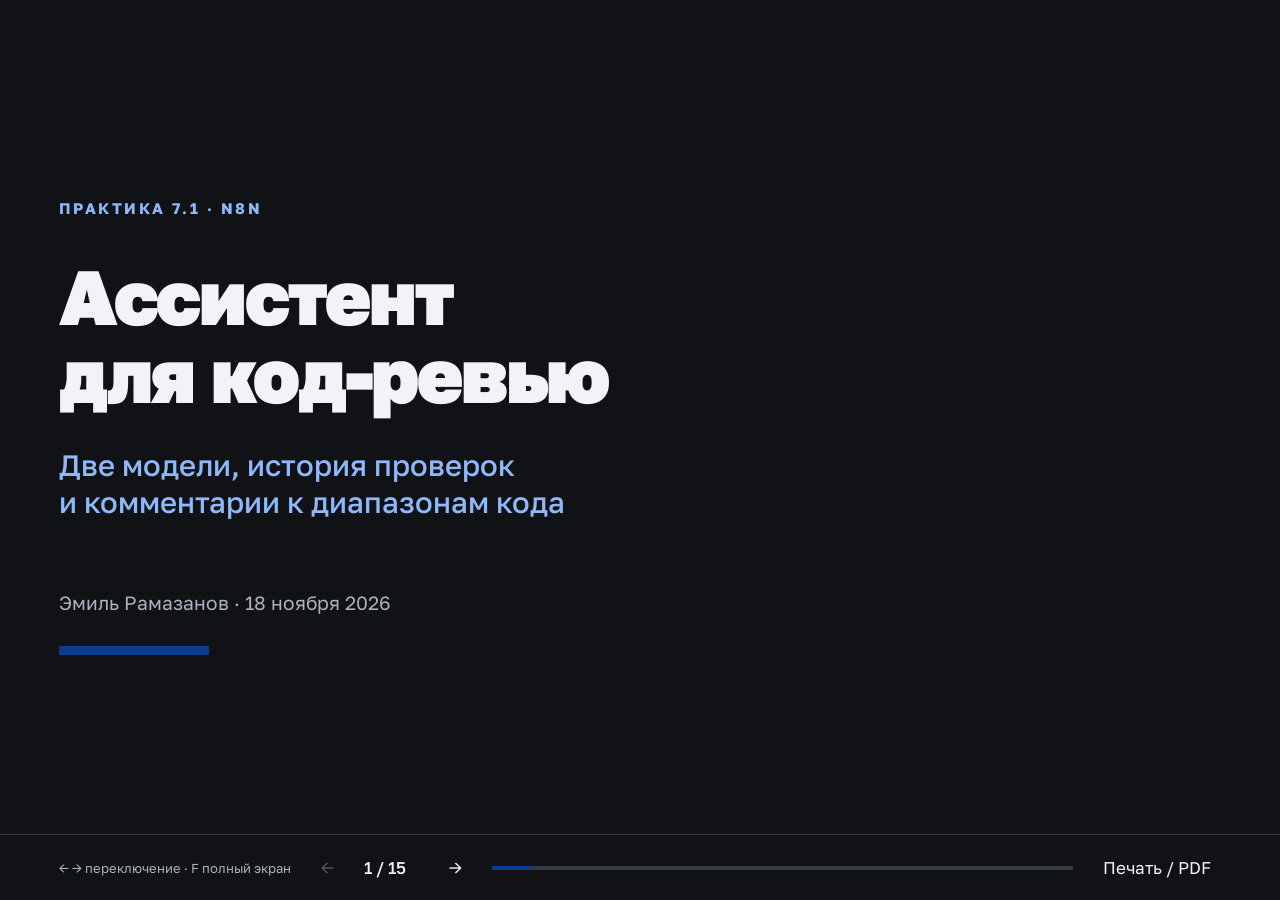
<file: practices/practice_07.1/submission/index.html>
<!doctype html>
<html lang="ru">
<head>
  <meta charset="utf-8">
  <meta name="viewport" content="width=device-width,initial-scale=1">
  <title>Практика 7.1 — Эмиль Рамазанов</title>
  <style>
@font-face{font-family:'Golos Text';src:url('assets/fonts/GolosText-Regular.ttf') format('truetype');font-weight:400;font-display:swap}
@font-face{font-family:'Golos Text';src:url('assets/fonts/GolosText-Medium.ttf') format('truetype');font-weight:500;font-display:swap}
@font-face{font-family:'Golos Text';src:url('assets/fonts/GolosText-SemiBold.ttf') format('truetype');font-weight:600;font-display:swap}
@font-face{font-family:'Golos Text';src:url('assets/fonts/GolosText-Bold.ttf') format('truetype');font-weight:700;font-display:swap}
@font-face{font-family:'Golos Text';src:url('assets/fonts/GolosText-Black.ttf') format('truetype');font-weight:900;font-display:swap}
:root{color-scheme:dark;--paper:#101216;--ink:#f1f3f7;--muted:#abb2c0;--accent:#0A3D91;--accent-text:#8fb8fa;--surface:#171d28;--accent-soft:#111e35;--line:#333b49;--orange:#f4b187;--mono:'Cascadia Mono','JetBrains Mono',Consolas,monospace}
*{box-sizing:border-box}html,body{margin:0;padding:0;background:var(--paper);color:var(--ink);font-family:'Golos Text',Arial,sans-serif}a{color:var(--accent-text);text-underline-offset:5px}a:hover{color:#bdd5ff}button{font:inherit}button:focus-visible,a:focus-visible{outline:3px solid var(--accent-text);outline-offset:6px}
.slide{display:none;min-height:100svh;padding:6.5vh 4.6vw 105px;position:relative}.slide.active{display:flex;flex-direction:column}.eyebrow{font-size:clamp(13px,1.2vw,22px);font-weight:600;letter-spacing:.16em;text-transform:uppercase;color:var(--accent-text);margin:0 0 20px}h1{font-size:clamp(48px,6vw,92px);font-weight:900;line-height:1.02;letter-spacing:-.03em;max-width:1500px;margin:18px 0 32px}h2{font-size:clamp(32px,3.3vw,58px);font-weight:700;line-height:1.06;letter-spacing:-.02em;margin:0 0 28px;max-width:1620px}h3{font-size:clamp(22px,1.8vw,29px);font-weight:700;margin:0 0 18px}strong{font-weight:700}.lead{font-size:clamp(23px,2.3vw,34px);font-weight:500;line-height:1.28;max-width:1560px;margin:0 0 26px;color:var(--accent-text)}p,li{font-size:clamp(18px,1.65vw,27px);line-height:1.35}p{margin:0 0 24px}code{font-family:var(--mono);font-size:.85em;overflow-wrap:anywhere}ul,ol{padding-left:27px;margin:0}li{margin-bottom:24px}li::marker{color:var(--accent-text);font-weight:700}.muted{color:var(--muted)}.cover{justify-content:center}.cover .eyebrow{font-weight:700}.cover .meta{margin-top:44px;font-size:clamp(18px,1.5vw,25px);color:var(--muted)}.cover:after{content:'';display:block;width:150px;height:9px;background:var(--accent);margin-top:32px}.rule{height:1px;background:var(--line);margin:10px 0 28px}.split{display:grid;grid-template-columns:1.1fr 1fr;gap:4vw;align-items:start;flex:1}.caption{font-size:clamp(15px,1.2vw,21px);line-height:1.4;color:var(--muted);margin:18px 0 0}.note{font-size:clamp(17px,1.35vw,23px);line-height:1.4;color:var(--muted);margin:24px 0 0}.flow{font-family:var(--mono);white-space:pre-wrap;font-size:clamp(16px,1.5vw,25px);line-height:1.45;margin:0;padding:26px 30px;background:var(--surface);border:1px solid var(--line);border-left:8px solid var(--accent);border-radius:14px;color:var(--ink)}.section{justify-content:center}.section-number{font-size:clamp(105px,16vw,250px);font-weight:900;line-height:.85;letter-spacing:-.04em;color:var(--accent);margin-bottom:30px}.section h2{font-size:clamp(44px,4.7vw,76px);font-weight:900;max-width:1250px}.section .lead{max-width:1100px}table{border-collapse:collapse;width:100%;font-size:clamp(18px,1.65vw,27px);margin-top:14px}th,td{text-align:left;vertical-align:top;padding:25px 24px;border-bottom:1px solid var(--line);line-height:1.35}th{font-size:clamp(13px,1.2vw,21px);font-weight:600;letter-spacing:.1em;text-transform:uppercase;color:var(--muted);border-bottom:3px solid var(--accent)}td:first-child,th:first-child{padding-left:0}td:first-child{font-weight:600}.downloads{display:flex;flex-direction:column;gap:20px;font-size:23px;margin-top:32px}.pr-link{overflow-wrap:anywhere}
.shot{margin:0;min-width:0;text-align:center}.shot>a{display:block;line-height:0;font-size:0;text-decoration:none}.shot img{display:block;max-width:100%;max-height:55vh;width:auto;height:auto;object-fit:contain;margin:0 auto;border:1px solid var(--line);border-radius:14px}.shot figcaption{font-size:clamp(14px,1.1vw,19px);line-height:1.4;color:var(--muted);margin-top:14px;text-align:left}.evidence-pair{display:grid;grid-template-columns:1.3fr 1fr;gap:32px;align-items:start;flex:1}.evidence-pair .shot img{height:48vh;width:100%;object-fit:contain;object-position:center top;background:var(--surface)}.portrait img{max-height:54vh}.missing{margin:0;min-height:260px;border:1px solid var(--line);border-left:8px solid var(--accent);border-radius:14px;background:var(--accent-soft);padding:32px;display:flex;flex-direction:column;justify-content:center}.missing strong{font-size:23px;color:var(--orange);font-weight:600}.missing p{font-size:19px;color:var(--muted);margin:16px 0 0}
.model-evidence{display:grid;grid-template-columns:1fr 1fr;gap:32px;margin:6px 0 24px}.model-evidence figure{margin:0;min-width:0}.model-evidence img{display:block;width:100%;height:min(27vh,240px);object-fit:contain;object-position:left top}.model-evidence figcaption{font-size:clamp(15px,1.3vw,22px);line-height:1.4;color:var(--muted);margin-top:12px}.provider-evidence{margin:0;border-left:8px solid var(--accent);padding-left:24px}.provider-evidence img{display:block;width:min(690px,100%);max-height:95px;object-fit:contain;object-position:left center}.provider-evidence figcaption{font-size:clamp(15px,1.2vw,21px);line-height:1.4;color:var(--muted);margin-top:10px}
.navigation{position:fixed;bottom:0;left:0;right:0;background:var(--paper);border-top:1px solid var(--line);padding:15px 4.6vw;display:flex;align-items:center;gap:20px;z-index:5}.navigation button{border:0;background:none;color:var(--ink);cursor:pointer;padding:7px 10px;font-size:17px}.navigation button:hover{color:var(--accent-text)}.navigation button:disabled{opacity:.3;cursor:default}.navigation .progress{height:4px;background:var(--line);flex:1}.progress div{height:100%;background:var(--accent);transition:width .2s}.counter{font-size:17px;font-weight:500;min-width:55px;color:var(--ink)}.hint{font-size:13px;color:var(--muted);margin-right:auto}
@media(max-width:850px){.slide{padding:30px 6vw 105px}.split,.evidence-pair{grid-template-columns:1fr;gap:25px}.evidence-pair .shot img{height:auto;max-height:65vh}.shot img{max-height:65vh}.hint{display:none}th,td{padding:16px 10px}.navigation{gap:8px;padding-left:4vw;padding-right:4vw}.navigation button{font-size:15px}.flow{padding:20px;font-size:16px}.section-number{font-size:125px}}
@media(max-width:650px){.model-evidence{grid-template-columns:1fr;gap:22px}.model-evidence img{height:auto;max-height:260px}table{font-size:15px}th{font-size:11px}.provider-evidence{padding-left:14px}}
@media print{@page{size:A4 landscape;margin:0}body{print-color-adjust:exact;-webkit-print-color-adjust:exact}.slide,.slide.active{display:flex;flex-direction:column;min-height:210mm;height:210mm;padding:13mm;break-after:page;overflow:hidden}.slide:last-of-type{break-after:auto}.navigation{display:none}h1{font-size:62px}h2{font-size:36px}p,li{font-size:18px}.lead{font-size:25px}.eyebrow{font-size:14px}.caption,.shot figcaption,.note{font-size:13px}.shot img{max-height:120mm}.evidence-pair{grid-template-columns:1.3fr 1fr;gap:18px;flex:initial}.evidence-pair .shot img{height:103mm;max-height:103mm}.split{grid-template-columns:1.1fr 1fr}.model-evidence img{height:53mm}.provider-evidence img{max-height:23mm}.flow{font-size:17px;padding:20px}.section-number{font-size:150px}.missing{min-height:75mm}th,td{padding:18px 12px}table{font-size:20px}.split{gap:25px}}

</style>
</head>
<body>
<main>
  <section class="slide cover active" aria-labelledby="title"><p class="eyebrow">Практика 7.1 · n8n</p><h1 id="title">Ассистент<br>для код-ревью</h1><p class="lead">Две модели, история проверок<br>и комментарии к диапазонам кода</p><div class="meta">Эмиль Рамазанов · 18 ноября 2026</div></section>
  <section class="slide" aria-labelledby="materials"><p class="eyebrow">Материалы для сдачи</p><h2 id="materials">Экспорты сценариев и тестовые PR</h2><table><thead><tr><th>Версия</th><th>JSON</th><th>Запуски и результаты</th></tr></thead><tbody><tr><td>Базовая<br><span class="muted">Общий текст ревью</span></td><td><a href="https://github.com/ramilEmazanov/ITMOv2/blob/practice_7/practices/practice_07.1/submission/workflows/base-review.json" target="_blank" rel="noopener noreferrer">base-review.json ↗</a></td><td><a href="https://github.com/ramilEmazanov/RouteFinder/pull/6" target="_blank" rel="noopener noreferrer">RouteFinder · PR #6 ↗</a></td></tr><tr><td>С точечными комментариями<br><span class="muted">Комментарии к диапазонам строк</span></td><td><a href="https://github.com/ramilEmazanov/ITMOv2/blob/practice_7/practices/practice_07.1/submission/workflows/inline-review.json" target="_blank" rel="noopener noreferrer">inline-review.json ↗</a></td><td><a href="https://github.com/ramilEmazanov/RouteFinder/pull/5" target="_blank" rel="noopener noreferrer">RouteFinder · PR #5 ↗</a></td></tr></tbody></table><p class="note">Далее: основная и вторая модель → запись в Data Table → проверка повторного запуска для каждой версии.</p></section>
    <section class="slide" aria-labelledby="second-model"><p class="eyebrow">01 · Выбор модели</p><h2 id="second-model">Две модели через OpenCode Go</h2><p>Используются разные модели, предоставляемые <strong>OpenCode Go</strong>. Обе подключены через ноду OpenAI Chat Model к общему OpenAI-совместимому API.</p><div class="model-evidence" id="evidence-second-model"><figure><a href="assets/mainAgent.png" target="_blank" rel="noopener noreferrer"><img src="assets/mainAgent.png" alt="Основная модель в n8n: gpt-6-luna"></a><figcaption><code>/make_ai_review</code> → <strong>gpt-6-luna</strong></figcaption></figure><figure><a href="assets/otherAgent.png" target="_blank" rel="noopener noreferrer"><img src="assets/otherAgent.png" alt="Вторая модель в n8n: deepseek-v4.1-flash"></a><figcaption><code>/make_other_ai_review</code> → <strong>deepseek-v4.1-flash</strong></figcaption></figure></div><figure class="provider-evidence"><a href="assets/baseUrl.png" target="_blank" rel="noopener noreferrer"><img src="assets/baseUrl.png" alt="Base URL OpenCode Go: https://opencode.ai/inference/go/openai/v1"></a><figcaption>Один провайдер и общий Base URL; в каждой ветке указан свой ID модели.</figcaption></figure></section>
  <section class="slide" aria-labelledby="base-overview"><p class="eyebrow">01 · Базовая версия · PR #6</p><h2 id="base-overview">Базовый сценарий</h2><figure class="shot "><a href="assets/base/base.png" target="_blank" rel="noopener noreferrer"><img src="assets/base/base.png" alt="Схема сценария: две модели, проверка таблицы, публикация общего ревью."> ↗</a><figcaption>Схема сценария: две модели, проверка таблицы, публикация общего ревью.</figcaption></figure><p class="caption"><a href="https://github.com/ramilEmazanov/RouteFinder/pull/6" target="_blank" rel="noopener noreferrer">Тестовый PR #6 ↗</a> · Открытие PR и <code>/make_ai_review</code> выбирают основную модель; <code>/make_other_ai_review</code> — вторую.</p></section>
  <section class="slide" aria-labelledby="base-main"><p class="eyebrow">01 · Базовая версия · Основная модель</p><h2 id="base-main">Основная модель: запуск и результат</h2><div class="evidence-pair"><figure class="shot "><a href="assets/base/baseMainWorkflow.png" target="_blank" rel="noopener noreferrer"><img src="assets/base/baseMainWorkflow.png" alt="Выполнена основная ветка: Main Review Agent → GitHub Robot1 → Save Reviewed PR."> ↗</a><figcaption>Выполнена основная ветка: Main Review Agent → GitHub Robot1 → Save Reviewed PR.</figcaption></figure><figure class="shot "><a href="assets/base/baseMainRespond.png" target="_blank" rel="noopener noreferrer"><img src="assets/base/baseMainRespond.png" alt="После /make_ai_review опубликовано ревью с рекомендацией RAII для восстановления std::cout."> ↗</a><figcaption>После /make_ai_review опубликовано ревью с рекомендацией RAII для восстановления std::cout.</figcaption></figure></div><p class="caption">Модель <code>gpt-6-luna</code> · <a href="https://github.com/ramilEmazanov/RouteFinder/pull/6" target="_blank" rel="noopener noreferrer">Открыть результат в PR #6 ↗</a></p></section>
  <section class="slide" aria-labelledby="base-other"><p class="eyebrow">01 · Базовая версия · Вторая модель</p><h2 id="base-other">Вторая модель: команда и результат</h2><div class="evidence-pair"><figure class="shot"><a href="assets/base/baseOtherWorkflow.png" target="_blank" rel="noopener noreferrer"><img src="assets/base/baseOtherWorkflow.png" alt="В базовом сценарии выполнена ветка Other Review Agent, затем публикация и сохранение PR #6."></a><figcaption>В базовом сценарии выполнена ветка Other Review Agent, затем публикация и сохранение PR #6.</figcaption></figure><figure class="shot "><a href="assets/base/baseOtherRespond.png" target="_blank" rel="noopener noreferrer"><img src="assets/base/baseOtherRespond.png" alt="Команда /make_other_ai_review и опубликованный ответ второй модели."> ↗</a><figcaption>Команда /make_other_ai_review и опубликованный ответ второй модели.</figcaption></figure></div><p class="caption"><code>deepseek-v4.1-flash</code> отметила потенциальную регрессию вывода для пустого результата; основная модель сосредоточилась на восстановлении потока в тесте. <a href="https://github.com/ramilEmazanov/RouteFinder/pull/6" target="_blank" rel="noopener noreferrer">PR #6 ↗</a></p></section>
  <section class="slide" aria-labelledby="base-table"><p class="eyebrow">01 · Базовая версия · Состояние</p><h2 id="base-table">PR #6 сохранён в Data Table</h2><figure class="shot "><a href="assets/base/dataTableUpdate.png" target="_blank" rel="noopener noreferrer"><img src="assets/base/dataTableUpdate.png" alt="reviewed_prs: pr_number = 6, review_type = other."> ↗</a><figcaption>reviewed_prs: pr_number = 6, review_type = other.</figcaption></figure><p class="caption"><code>Save Reviewed PR</code> выполняет Upsert после публикации. Ключ <code>pr_id</code> — API URL PR; также хранятся репозиторий, номер, тип ревью и время.</p></section>
  <section class="slide" aria-labelledby="base-skipped"><p class="eyebrow">01 · Базовая версия · Повторный запуск</p><h2 id="base-skipped">Повтор остановлен на проверке таблицы</h2><figure class="shot "><a href="assets/base/skipReviewed.png" target="_blank" rel="noopener noreferrer"><img src="assets/base/skipReviewed.png" alt="Выполнение дошло до Skip reviewed PR; Main Review Agent и публикация не выполнялись."> ↗</a><figcaption>Выполнение дошло до Skip reviewed PR; Main Review Agent и публикация не выполнялись.</figcaption></figure><p class="caption">Операция <code>If Row Does Not Exist</code> проверяет <code>pr_id</code>. Если запись уже есть, она не передаёт данные дальше в основную ветку.</p></section>
  <section class="slide" aria-labelledby="base-repeat"><p class="eyebrow">01 · Базовая версия · Результат проверки</p><h2 id="base-repeat">Повторная команда без нового ревью</h2><figure class="shot portrait"><a href="assets/base/skipReviewedPR.png" target="_blank" rel="noopener noreferrer"><img src="assets/base/skipReviewedPR.png" alt="В PR #6 отправлен повторный /make_ai_review; ниже нового AI-ревью нет."> ↗</a><figcaption>В PR #6 отправлен повторный /make_ai_review; ниже нового AI-ревью нет.</figcaption></figure><p class="caption">Этот скрин рассматривается вместе с предыдущим Execution: отсутствие результата объясняется проверкой Data Table. Очередь GitHub Actions не относится к n8n. <a href="https://github.com/ramilEmazanov/RouteFinder/pull/6" target="_blank" rel="noopener noreferrer">PR #6 ↗</a></p></section>
  <section class="slide section" aria-labelledby="extended-title"><div class="section-number">02</div><p class="eyebrow">Версия со звёздочкой · PR #5</p><h2 id="extended-title">Комментарии<br>к блокам diff</h2><p class="lead">Один комментарий на блок.<br>Начало и конец диапазона вычисляет код.</p><p><a href="https://github.com/ramilEmazanov/RouteFinder/pull/5" target="_blank" rel="noopener noreferrer">Тестовый PR #5 ↗</a></p></section>
  <section class="slide" aria-labelledby="extended-main"><p class="eyebrow">02 · Точечная версия · Основная модель</p><h2 id="extended-main">Основная модель: точечное ревью</h2><div class="evidence-pair"><figure class="shot "><a href="assets/extended/extendedMainWorkflow.png" target="_blank" rel="noopener noreferrer"><img src="assets/extended/extendedMainWorkflow.png" alt="Выполнены Parse Hunks, основная ветка, Build Inline Review и публикация."> ↗</a><figcaption>Выполнены Parse Hunks, основная ветка, Build Inline Review и публикация.</figcaption></figure><figure class="shot "><a href="assets/extended/extendedRespondMain.png" target="_blank" rel="noopener noreferrer"><img src="assets/extended/extendedRespondMain.png" alt="Комментарии к отдельным блокам; для фильтрации маршрутов выделен диапазон +14…+18."> ↗</a><figcaption>Комментарии к отдельным блокам; для фильтрации маршрутов выделен диапазон +14…+18.</figcaption></figure></div><p class="caption">Обработка включает блок с одной добавленной строкой и блок из нескольких строк. <a href="https://github.com/ramilEmazanov/RouteFinder/pull/5/files" target="_blank" rel="noopener noreferrer">Files changed · PR #5 ↗</a></p></section>
  <section class="slide" aria-labelledby="extended-other"><p class="eyebrow">02 · Точечная версия · Вторая модель</p><h2 id="extended-other">Вторая модель: точечное ревью</h2><div class="evidence-pair"><figure class="shot "><a href="assets/extended/extendedOtherWorkflow.png" target="_blank" rel="noopener noreferrer"><img src="assets/extended/extendedOtherWorkflow.png" alt="Выполнена ветка Other Review Agent; основная ветка не запускалась."> ↗</a><figcaption>Выполнена ветка Other Review Agent; основная ветка не запускалась.</figcaption></figure><figure class="shot "><a href="assets/extended/extendedRespondOther.png" target="_blank" rel="noopener noreferrer"><img src="assets/extended/extendedRespondOther.png" alt="Команда /make_other_ai_review, ревью other и привязка к диапазону +132…+144."> ↗</a><figcaption>Команда /make_other_ai_review, ревью other и привязка к диапазону +132…+144.</figcaption></figure></div><p class="caption">Вторая модель использует тот же механизм вычисления диапазонов и публикации. <a href="https://github.com/ramilEmazanov/RouteFinder/pull/5" target="_blank" rel="noopener noreferrer">PR #5 ↗</a></p></section>
  <section class="slide" aria-labelledby="extended-table"><p class="eyebrow">02 · Точечная версия · Состояние</p><h2 id="extended-table">PR #5 сохранён после точечного ревью</h2><figure class="shot "><a href="assets/extended/extendedDataTableAfterFirst.png" target="_blank" rel="noopener noreferrer"><img src="assets/extended/extendedDataTableAfterFirst.png" alt="В reviewed_prs появилась запись pr_number = 5, review_type = main; запись PR #6 сохранена."> ↗</a><figcaption>В reviewed_prs появилась запись pr_number = 5, review_type = main; запись PR #6 сохранена.</figcaption></figure><p class="caption">Состояние хранится между запусками. Сохранение выполняется после успешной публикации; запись PR #5 может использоваться для блокировки повторного основного ревью.</p></section>
  <section class="slide" aria-labelledby="extended-skipped"><p class="eyebrow">02 · Точечная версия · Повторный запуск</p><h2 id="extended-skipped">Повторный /make_ai_review для PR #5</h2><div class="evidence-pair"><figure class="shot"><a href="assets/extended/extendedWorkflowSkip.png" target="_blank" rel="noopener noreferrer"><img src="assets/extended/extendedWorkflowSkip.png" alt="Выполнение остановилось на Skip reviewed PR; агент, сборка комментариев и публикация не запускались."></a><figcaption>Выполнение остановилось на Skip reviewed PR; агент, сборка комментариев и публикация не запускались.</figcaption></figure><figure class="shot"><a href="assets/extended/extendedWorkflowSkipComment.png" target="_blank" rel="noopener noreferrer"><img src="assets/extended/extendedWorkflowSkipComment.png" alt="Повторная команда /make_ai_review в PR #5 без нового AI-ревью."></a><figcaption>Повторная команда /make_ai_review в PR #5 без нового AI-ревью.</figcaption></figure></div><p class="caption">PR уже есть в reviewed_prs: проверка не передаёт данные дальше. <a href="https://github.com/ramilEmazanov/RouteFinder/pull/5" target="_blank" rel="noopener noreferrer">PR #5 ↗</a></p></section>
  <section class="slide" aria-labelledby="ranges"><p class="eyebrow">02 · Точечная версия · Механизм</p><h2 id="ranges">Как комментарий относится ко всему блоку</h2><div class="split"><div><ol><li><strong>Parse Hunks</strong> выделяет блоки <code>@@</code> и вычисляет первую и последнюю изменённые строки.</li><li><strong>AI Agent</strong> пишет текст по ID блока.</li><li><strong>Build Inline Review</strong> проверяет ответ и добавляет <code>path</code>, <code>start_line</code>, <code>line</code>, сторону diff.</li><li><strong>GitHub Robot1</strong> отправляет массив комментариев одним ревью.</li></ol></div><div><h3>Пример диапазона</h3><pre class="flow">{
  "path": "src/example.cpp",
  "start_line": 14,
  "start_side": "RIGHT",
  "line": 18,
  "side": "RIGHT"
}</pre><p class="note">Поля привязки показаны схематично. Для одной строки <code>start_line</code> не передаётся; для чистых удалений используется LEFT.</p></div></div></section>
</main>
<nav class="navigation" aria-label="Управление презентацией"><span class="hint">← → переключение · F полный экран</span><button id="prev" aria-label="Предыдущий слайд">←</button><span class="counter" id="counter" aria-live="polite"></span><button id="next" aria-label="Следующий слайд">→</button><div class="progress" aria-hidden="true"><div id="bar"></div></div><button id="print">Печать / PDF</button></nav>
<script>
  const slides=[...document.querySelectorAll('.slide')];
  let current=0;
  function show(index){current=Math.max(0,Math.min(slides.length-1,index));slides.forEach((s,i)=>{s.classList.toggle('active',i===current);s.setAttribute('aria-hidden',String(i!==current));});document.getElementById('counter').textContent=`${current+1} / ${slides.length}`;document.getElementById('bar').style.width=`${(current+1)/slides.length*100}%`;document.getElementById('prev').disabled=current===0;document.getElementById('next').disabled=current===slides.length-1;history.replaceState(null,'',`#${current+1}`);window.scrollTo(0,0);}
  function fromHash(){const n=Number(location.hash.slice(1));show(Number.isFinite(n)&&n>0?n-1:0);}
  document.getElementById('prev').onclick=()=>show(current-1);document.getElementById('next').onclick=()=>show(current+1);document.getElementById('print').onclick=()=>window.print();
  document.addEventListener('keydown',e=>{if(e.target.closest('a,button,input,textarea,select'))return;if(['ArrowRight','PageDown',' '].includes(e.key)){e.preventDefault();show(current+1);}if(['ArrowLeft','PageUp'].includes(e.key)){e.preventDefault();show(current-1);}if(e.key==='Home')show(0);if(e.key==='End')show(slides.length-1);if(e.key.toLowerCase()==='f'){if(document.fullscreenElement)document.exitFullscreen?.();else document.documentElement.requestFullscreen?.().catch(()=>{});}});
  window.addEventListener('hashchange',fromHash);fromHash();
</script>
</body>
</html>
</file>
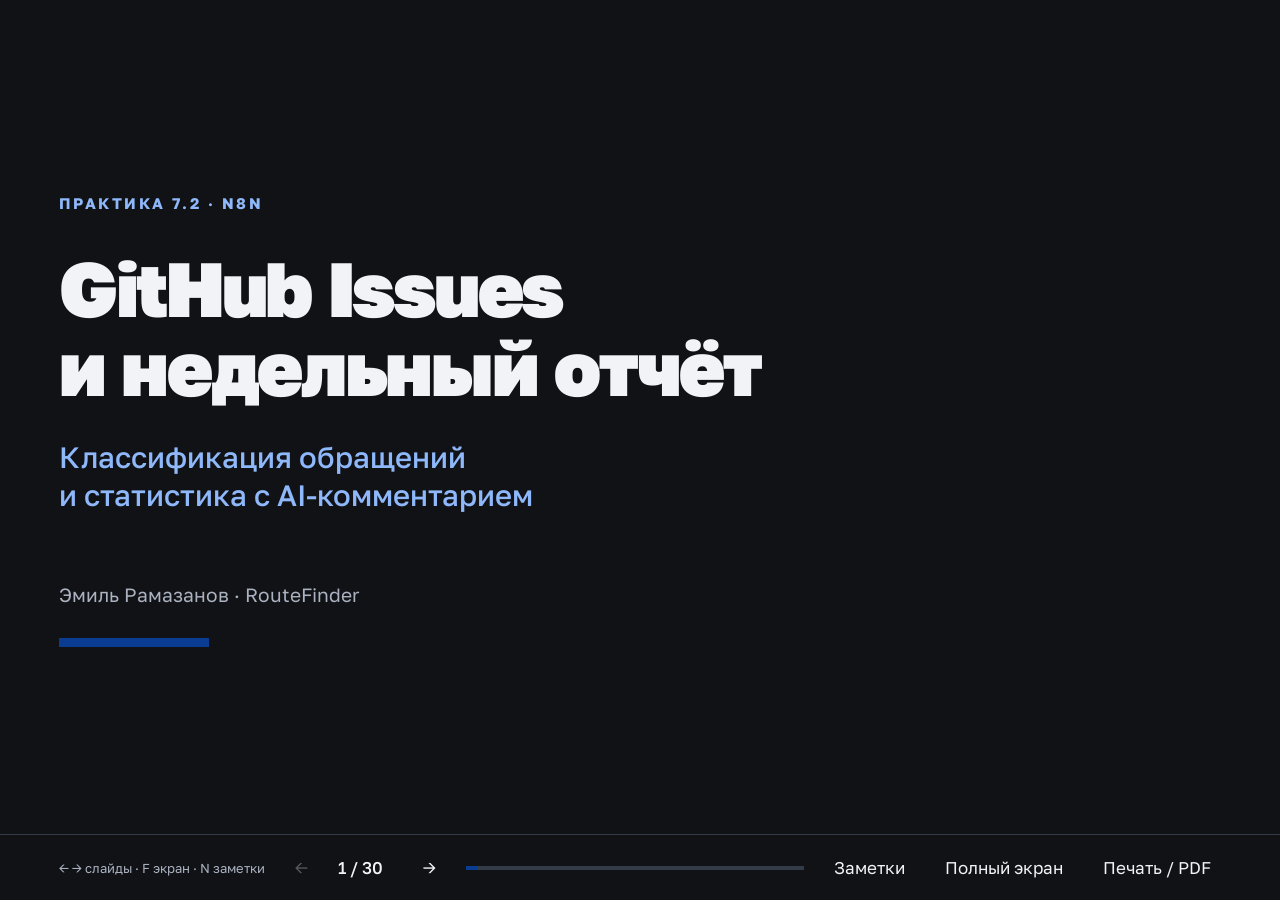
<file: practices/practice_07.2/submission/index.html>
<!doctype html>
<html lang="ru">
<head>
<meta charset="utf-8">
<meta name="viewport" content="width=device-width,initial-scale=1">
<title>Практика 7.2 — Issues и недельная статистика — Эмиль Рамазанов</title>
<meta name="description" content="Защита практики 7.2: классификация Issues, недельный отчёт, история, сравнение и AI-комментарий.">
<style>
@font-face{font-family:'Golos Text';src:url('assets/fonts/GolosText-Regular.ttf') format('truetype');font-weight:400;font-display:swap}
@font-face{font-family:'Golos Text';src:url('assets/fonts/GolosText-Medium.ttf') format('truetype');font-weight:500;font-display:swap}
@font-face{font-family:'Golos Text';src:url('assets/fonts/GolosText-SemiBold.ttf') format('truetype');font-weight:600;font-display:swap}
@font-face{font-family:'Golos Text';src:url('assets/fonts/GolosText-Bold.ttf') format('truetype');font-weight:700;font-display:swap}
@font-face{font-family:'Golos Text';src:url('assets/fonts/GolosText-Black.ttf') format('truetype');font-weight:900;font-display:swap}
:root{color-scheme:dark;--paper:#101216;--ink:#f1f3f7;--muted:#abb2c0;--accent:#0A3D91;--accent-text:#8fb8fa;--surface:#171d28;--accent-soft:#111e35;--line:#333b49;--orange:#f4b187;--mono:'Cascadia Mono','JetBrains Mono',Consolas,monospace}
*{box-sizing:border-box}html,body{margin:0;padding:0;background:var(--paper);color:var(--ink);font-family:'Golos Text',Arial,sans-serif}a{color:var(--accent-text);text-underline-offset:5px}a:hover{color:#bdd5ff}button{font:inherit}button:focus-visible,a:focus-visible{outline:3px solid var(--accent-text);outline-offset:6px}
.slide{display:none;min-height:100svh;padding:6.5vh 4.6vw 105px;position:relative}.slide.active{display:flex;flex-direction:column}.eyebrow{font-size:clamp(13px,1.2vw,22px);font-weight:600;letter-spacing:.16em;text-transform:uppercase;color:var(--accent-text);margin:0 0 20px}h1{font-size:clamp(48px,6vw,92px);font-weight:900;line-height:1.02;letter-spacing:-.03em;max-width:1500px;margin:18px 0 32px}h2{font-size:clamp(32px,3.3vw,58px);font-weight:700;line-height:1.06;letter-spacing:-.02em;margin:0 0 28px;max-width:1620px}h3{font-size:clamp(22px,1.8vw,29px);font-weight:700;margin:0 0 18px}strong{font-weight:700}.lead{font-size:clamp(23px,2.3vw,34px);font-weight:500;line-height:1.28;max-width:1560px;margin:0 0 26px;color:var(--accent-text)}p,li{font-size:clamp(18px,1.65vw,27px);line-height:1.35}p{margin:0 0 24px}code{font-family:var(--mono);font-size:.85em;overflow-wrap:anywhere}ul,ol{padding-left:27px;margin:0}li{margin-bottom:24px}li::marker{color:var(--accent-text);font-weight:700}.muted{color:var(--muted)}.cover{justify-content:center}.cover .eyebrow{font-weight:700}.cover .meta{margin-top:44px;font-size:clamp(18px,1.5vw,25px);color:var(--muted)}.cover:after{content:'';display:block;width:150px;height:9px;background:var(--accent);margin-top:32px}.rule{height:1px;background:var(--line);margin:10px 0 28px}.split{display:grid;grid-template-columns:1.1fr 1fr;gap:4vw;align-items:start;flex:1}.caption{font-size:clamp(15px,1.2vw,21px);line-height:1.4;color:var(--muted);margin:18px 0 0}.note{font-size:clamp(17px,1.35vw,23px);line-height:1.4;color:var(--muted);margin:24px 0 0}.flow{font-family:var(--mono);white-space:pre-wrap;font-size:clamp(16px,1.5vw,25px);line-height:1.45;margin:0;padding:26px 30px;background:var(--surface);border:1px solid var(--line);border-left:8px solid var(--accent);border-radius:14px;color:var(--ink)}.section{justify-content:center}.section-number{font-size:clamp(105px,16vw,250px);font-weight:900;line-height:.85;letter-spacing:-.04em;color:var(--accent);margin-bottom:30px}.section h2{font-size:clamp(44px,4.7vw,76px);font-weight:900;max-width:1250px}.section .lead{max-width:1100px}table{border-collapse:collapse;width:100%;font-size:clamp(18px,1.65vw,27px);margin-top:14px}th,td{text-align:left;vertical-align:top;padding:25px 24px;border-bottom:1px solid var(--line);line-height:1.35}th{font-size:clamp(13px,1.2vw,21px);font-weight:600;letter-spacing:.1em;text-transform:uppercase;color:var(--muted);border-bottom:3px solid var(--accent)}td:first-child,th:first-child{padding-left:0}td:first-child{font-weight:600}.downloads{display:flex;flex-direction:column;gap:20px;font-size:23px;margin-top:32px}.pr-link{overflow-wrap:anywhere}
.shot{margin:0;min-width:0;text-align:center}.shot>a{display:block;line-height:0;font-size:0;text-decoration:none}.shot img{display:block;max-width:100%;max-height:55vh;width:auto;height:auto;object-fit:contain;margin:0 auto;border:1px solid var(--line);border-radius:14px}.shot figcaption{font-size:clamp(14px,1.1vw,19px);line-height:1.4;color:var(--muted);margin-top:14px;text-align:left}.evidence-pair{display:grid;grid-template-columns:1.3fr 1fr;gap:32px;align-items:start;flex:1}.evidence-pair .shot img{height:48vh;width:100%;object-fit:contain;object-position:center top;background:var(--surface)}.portrait img{max-height:54vh}.missing{margin:0;min-height:260px;border:1px solid var(--line);border-left:8px solid var(--accent);border-radius:14px;background:var(--accent-soft);padding:32px;display:flex;flex-direction:column;justify-content:center}.missing strong{font-size:23px;color:var(--orange);font-weight:600}.missing p{font-size:19px;color:var(--muted);margin:16px 0 0}
.model-evidence{display:grid;grid-template-columns:1fr 1fr;gap:32px;margin:6px 0 24px}.model-evidence figure{margin:0;min-width:0}.model-evidence img{display:block;width:100%;height:min(27vh,240px);object-fit:contain;object-position:left top}.model-evidence figcaption{font-size:clamp(15px,1.3vw,22px);line-height:1.4;color:var(--muted);margin-top:12px}.provider-evidence{margin:0;border-left:8px solid var(--accent);padding-left:24px}.provider-evidence img{display:block;width:min(690px,100%);max-height:95px;object-fit:contain;object-position:left center}.provider-evidence figcaption{font-size:clamp(15px,1.2vw,21px);line-height:1.4;color:var(--muted);margin-top:10px}
.navigation{position:fixed;bottom:0;left:0;right:0;background:var(--paper);border-top:1px solid var(--line);padding:15px 4.6vw;display:flex;align-items:center;gap:20px;z-index:5}.navigation button{border:0;background:none;color:var(--ink);cursor:pointer;padding:7px 10px;font-size:17px}.navigation button:hover{color:var(--accent-text)}.navigation button:disabled{opacity:.3;cursor:default}.navigation .progress{height:4px;background:var(--line);flex:1}.progress div{height:100%;background:var(--accent);transition:width .2s}.counter{font-size:17px;font-weight:500;min-width:55px;color:var(--ink)}.hint{font-size:13px;color:var(--muted);margin-right:auto}
@media(max-width:850px){.slide{padding:30px 6vw 105px}.split,.evidence-pair{grid-template-columns:1fr;gap:25px}.evidence-pair .shot img{height:auto;max-height:65vh}.shot img{max-height:65vh}.hint{display:none}th,td{padding:16px 10px}.navigation{gap:8px;padding-left:4vw;padding-right:4vw}.navigation button{font-size:15px}.flow{padding:20px;font-size:16px}.section-number{font-size:125px}}
@media(max-width:650px){.model-evidence{grid-template-columns:1fr;gap:22px}.model-evidence img{height:auto;max-height:260px}table{font-size:15px}th{font-size:11px}.provider-evidence{padding-left:14px}}
@media print{@page{size:A4 landscape;margin:0}body{print-color-adjust:exact;-webkit-print-color-adjust:exact}.slide,.slide.active{display:flex;flex-direction:column;min-height:210mm;height:210mm;padding:13mm;break-after:page;overflow:hidden}.slide:last-of-type{break-after:auto}.navigation{display:none}h1{font-size:62px}h2{font-size:36px}p,li{font-size:18px}.lead{font-size:25px}.eyebrow{font-size:14px}.caption,.shot figcaption,.note{font-size:13px}.shot img{max-height:120mm}.evidence-pair{grid-template-columns:1.3fr 1fr;gap:18px;flex:initial}.evidence-pair .shot img{height:103mm;max-height:103mm}.split{grid-template-columns:1.1fr 1fr}.model-evidence img{height:53mm}.provider-evidence img{max-height:23mm}.flow{font-size:17px;padding:20px}.section-number{font-size:150px}.missing{min-height:75mm}th,td{padding:18px 12px}table{font-size:20px}.split{gap:25px}}


/* Дополнения для защиты Workflow 1. Основная тема взята из practice_7. */
.slide{padding-top:5vh}.eyebrow{margin-bottom:18px}.slide h2{margin-bottom:25px}
.split{min-height:0}.split>div{min-width:0}.flow{overflow-wrap:anywhere}
.compact{font-size:clamp(17px,1.5vw,25px)}.compact td,.compact th{padding:18px 14px}
.code-route{font-size:clamp(15px,1.33vw,23px);line-height:1.45}
.evidence .shot{flex:1;display:flex;flex-direction:column;justify-content:center;min-height:0}
.evidence .shot img{max-height:57vh;width:auto;max-width:100%}
.triage .shot img{max-height:53vh}
.evidence .caption{margin-top:18px}.demo-steps{max-width:1450px}.demo-steps li{margin-bottom:30px}
.speaker-notes{display:none;margin-top:24px;padding:18px 24px;border-left:4px solid var(--accent);background:var(--accent-soft);color:var(--muted)}
.speaker-notes strong{color:var(--accent-text);font-size:16px}.speaker-notes p{font-size:17px;margin:8px 0 0}
body.show-notes .slide.active .speaker-notes{display:block}
.navigation .notes-toggle[aria-pressed="true"]{color:var(--accent-text)}
@media(max-width:850px){.slide{padding-top:30px}.evidence .shot{flex:none}.evidence .shot img,.triage .shot img{max-height:60vh}.code-route{font-size:16px}.navigation .progress{display:none}.navigation{gap:6px;flex-wrap:wrap}.navigation button{padding:8px}.counter{min-width:50px}}
@media(prefers-reduced-motion:reduce){.progress div{transition:none}}
@media print{.slide,.slide.active{padding:12mm;min-height:210mm;height:210mm}.eyebrow{margin-bottom:12px}h2,.slide h2{font-size:34px;margin-bottom:20px}h1{font-size:60px}p,li{font-size:18px}li{margin-bottom:18px}.note{font-size:14px;margin-top:18px}.split{flex:initial}.flow,.code-route{font-size:15px;padding:18px;line-height:1.4}.compact{font-size:18px}.compact td,.compact th{padding:14px 10px}th,td{padding:18px 12px}.evidence .shot{flex:none}.evidence .shot img{max-height:127mm}.triage .shot img{max-height:119mm}.speaker-notes,body.show-notes .slide.active .speaker-notes{display:none!important}.navigation{display:none}.demo-steps li{margin-bottom:24px}}

/* Недельный отчёт и звёздочка */
.weekly-quote{margin:0 0 28px;padding:20px 0 20px 28px;border-left:6px solid var(--accent);font-size:clamp(22px,2.2vw,35px);line-height:1.42;color:var(--accent-text)}
.weekly-delta-table{font-size:clamp(18px,1.7vw,27px)}.weekly-delta-table th,.weekly-delta-table td{padding:18px 16px}
.coverage-table{font-size:clamp(16px,1.4vw,23px)}.coverage-table th,.coverage-table td{padding:14px 16px}
.mail-evidence{grid-template-columns:.75fr 1.25fr}.mail-evidence .shot img{max-height:62vh}
@media(max-width:850px){.mail-evidence{grid-template-columns:1fr}.coverage-table{font-size:16px}.coverage-table th,.coverage-table td{padding:12px 8px}.weekly-delta-table{font-size:16px}}
@media print{.weekly-quote{font-size:24px;margin-bottom:20px;padding-top:12px;padding-bottom:12px}.weekly-delta-table{font-size:20px}.weekly-delta-table th,.weekly-delta-table td{padding:12px}.coverage-table{font-size:16px}.coverage-table th,.coverage-table td{padding:11px 12px}.mail-evidence{grid-template-columns:.7fr 1.3fr}.mail-evidence .shot img{max-height:143mm}}
</style>
</head>
<body>
<main>
<section class="slide cover active" aria-labelledby="title"><p class="eyebrow">Практика 7.2 · n8n</p><h1 id="title">GitHub Issues<br>и недельный отчёт</h1><p class="lead">Классификация обращений<br>и статистика с AI-комментарием</p><div class="meta">Эмиль Рамазанов · RouteFinder</div></section>
<section class="slide " aria-labelledby="criteria"><p class="eyebrow">Объём защиты</p><h2 id="criteria">Workflow 1: три критерия</h2>
<table><thead><tr><th>Критерий</th><th>Реализация</th><th>Баллы</th></tr></thead><tbody>
<tr><td>Классификация</td><td><code>bug</code>, <code>task</code>, <code>feature</code> и label в GitHub</td><td>2</td></tr>
<tr><td>Эскалация</td><td><code>confidence &lt; 0.8</code> или unknown, label <code>needs-triage</code></td><td>1</td></tr>
<tr><td>Sub-workflow</td><td>Отдельный классификатор, вызов из основного сценария</td><td>2</td></tr>
</tbody></table><p class="note">Часть 1 рассчитана на 5 баллов. Далее показаны запуски до и после выделения классификатора.</p><aside class="speaker-notes" aria-label="Заметки докладчика"><strong>Для выступления</strong><p>Критерии проверяются по порядку. Обозначить границы этой защиты: статистика, Gmail и сверхрезультат относятся к следующим блокам практики.</p></aside></section>
<section class="slide " aria-labelledby="intake"><p class="eyebrow">Входные данные</p><h2 id="intake">Событие открытия Issue</h2>
<div class="split"><div><h3>Github Trigger и If</h3><ul>
<li>Репозиторий <code>ramilEmazanov/RouteFinder</code>, событие <code>issues</code>.</li>
<li>Фильтр пропускает только <code>action == opened</code> и исключает Pull Requests.</li>
<li>Другие действия, включая <code>labeled</code>, завершаются до вызова AI.</li>
</ul></div><div><h3>Prepare Issue</h3><pre class="flow">owner, repo
issue_number
title, body
issue_url</pre><p class="note">Текст нужен классификатору. Идентификаторы остаются в основном сценарии для GitHub API.</p></div></div><aside class="speaker-notes" aria-label="Заметки докладчика"><strong>Для выступления</strong><p>Показать настройки If и Prepare Issue в n8n. В текущем экспорте If включено преобразование типов; после выражения сохранён перенос строки. Для строгой Boolean-проверки можно убрать перенос и отключить преобразование.</p></aside></section>
<section class="slide " aria-labelledby="classifier"><p class="eyebrow">AI-классификатор</p><h2 id="classifier">Контракт классификации</h2>
<div class="split"><div><h3>Basic LLM Chain</h3><p>Вход: заголовок и описание Issue в JSON.</p><p>System prompt задаёт различия между багом, задачей и новой функцией. Для недостаточного описания предусмотрен <code>unknown</code>.</p><p class="note">В экспорте Chat Model указана модель <code>gpt-6-luna</code>. Текст Issue рассматривается как данные, а не инструкция модели.</p></div><div><h3>Structured Output Parser</h3><pre class="flow">type: enum
  bug / task / feature / unknown

confidence: number
  от 0 до 1

Обязательные поля:
  type, confidence</pre><p class="note">Normalize Classification возвращает оба поля на верхнем уровне и проверяет confidence.</p></div></div><aside class="speaker-notes" aria-label="Заметки докладчика"><strong>Для выступления</strong><p>Открыть 02_classify_issue.json или ноды в редакторе: показать JSON Schema, обязательные поля и правило низкой уверенности в промпте. Confidence представляет самооценку модели и используется как порог маршрутизации, а не как измеренную точность.</p></aside></section>
<section class="slide " aria-labelledby="routing"><p class="eyebrow">Условия маршрутизации</p><h2 id="routing">Решение принимает Build Route</h2>
<div class="split"><div><pre class="flow code-route">const knownType =
  ['bug', 'task', 'feature'].includes(type);

const confident =
  typeof confidence === 'number'
  &amp;&amp; Number.isFinite(confidence)
  &amp;&amp; confidence &gt;= 0.8
  &amp;&amp; confidence &lt;= 1;

const route = knownType &amp;&amp; confident
  ? type : 'unknown';</pre></div><div><table class="compact"><thead><tr><th>Условие</th><th>Label</th></tr></thead><tbody>
<tr><td>Известный тип, ≥ 0.8</td><td>По типу</td></tr><tr><td>Любой тип, &lt; 0.8</td><td>needs-triage</td></tr><tr><td>Неопределённый тип</td><td>needs-triage</td></tr></tbody></table><p class="note">Switch сравнивает <code>route</code>. Значение ровно <code>0.8</code> разрешает известный тип.</p><p class="note">Контекст Issue восстанавливается из <code>Prepare Issue</code>.</p></div></div><aside class="speaker-notes" aria-label="Заметки докладчика"><strong>Для выступления</strong><p>Объяснить, почему одного Switch по type недостаточно: bug с confidence 0.4 тоже должен уйти в unknown. Показать, что ошибки parser или некорректный confidence останавливают сценарий в Normalize Classification.</p></aside></section>
<section class="slide evidence" aria-labelledby="before-bug"><p class="eyebrow">До Sub-workflow · bug</p><h2 id="before-bug">Базовая версия: ветка bug</h2><figure class="shot"><a href="workflow_1/beforeSubWorkFlow/bugScenario.png" target="_blank" rel="noopener noreferrer"><img src='workflow_1/beforeSubWorkFlow/bugScenario.png' alt='Зелёный маршрут завершается на Label Bug. Модель и parser работают внутри основного сценария.' decoding='async'></a><figcaption>Зелёный маршрут завершается на Label Bug. Модель и parser работают внутри основного сценария.</figcaption></figure><p class="caption"><a href="https://github.com/ramilEmazanov/RouteFinder/issues?q=is%3Aissue%20label%3Abug" target="_blank" rel="noopener noreferrer">Issues с label bug</a></p><aside class="speaker-notes" aria-label="Заметки докладчика"><strong>Для выступления</strong><p>Провести по маршруту от Github Trigger до Label Bug. Открыть соответствующий Issue в GitHub и показать установленный label.</p></aside></section>
<section class="slide evidence" aria-labelledby="before-task"><p class="eyebrow">До Sub-workflow · task</p><h2 id="before-task">Базовая версия: ветка task</h2><figure class="shot"><a href="workflow_1/beforeSubWorkFlow/taskScenario.png" target="_blank" rel="noopener noreferrer"><img src='workflow_1/beforeSubWorkFlow/taskScenario.png' alt='Switch передаёт один item в Label Task. Остальные HTTP-ветки не выполняются.' decoding='async'></a><figcaption>Switch передаёт один item в Label Task. Остальные HTTP-ветки не выполняются.</figcaption></figure><p class="caption"><a href="https://github.com/ramilEmazanov/RouteFinder/issues?q=is%3Aissue%20label%3Atask" target="_blank" rel="noopener noreferrer">Issues с label task</a></p><aside class="speaker-notes" aria-label="Заметки докладчика"><strong>Для выступления</strong><p>Показать отличие task от feature на тексте реального тестового обращения. Зелёная ветка подтверждает выбор маршрута.</p></aside></section>
<section class="slide evidence" aria-labelledby="before-feature"><p class="eyebrow">До Sub-workflow · feature</p><h2 id="before-feature">Базовая версия: ветка feature</h2><figure class="shot"><a href="workflow_1/beforeSubWorkFlow/featureScenario.png" target="_blank" rel="noopener noreferrer"><img src='workflow_1/beforeSubWorkFlow/featureScenario.png' alt='Выполнение выбирает Label Feature после классификации и проверки уверенности.' decoding='async'></a><figcaption>Выполнение выбирает Label Feature после классификации и проверки уверенности.</figcaption></figure><p class="caption"><a href="https://github.com/ramilEmazanov/RouteFinder/issues?q=is%3Aissue%20label%3Afeature" target="_blank" rel="noopener noreferrer">Issues с label feature</a></p><aside class="speaker-notes" aria-label="Заметки докладчика"><strong>Для выступления</strong><p>Открыть Issue с запросом новой возможности и его label feature. Не приписывать скриншоту точное значение confidence, которого на нём нет.</p></aside></section>
<section class="slide evidence triage" aria-labelledby="before-triage"><p class="eyebrow">До Sub-workflow · эскалация</p><h2 id="before-triage">Низкая уверенность: 0.35</h2><figure class="shot"><a href="workflow_1/beforeSubWorkFlow/needsTriageScenario.png" target="_blank" rel="noopener noreferrer"><img src='workflow_1/beforeSubWorkFlow/needsTriageScenario.png' alt='Вход Label Needs-Triage: type = unknown, confidence = 0.35. HTTP-запрос завершился успешно.' decoding='async'></a><figcaption>Вход Label Needs-Triage: type = unknown, confidence = 0.35. HTTP-запрос завершился успешно.</figcaption></figure><p class="caption"><strong>0.35 &lt; 0.8.</strong> Ветка заканчивается на label, ноды публикации комментария нет. <a href="https://github.com/ramilEmazanov/RouteFinder/issues?q=is%3Aissue%20label%3Aneeds-triage" target="_blank" rel="noopener noreferrer">Issues с label needs-triage</a></p><aside class="speaker-notes" aria-label="Заметки докладчика"><strong>Для выступления</strong><p>На скриншоте показать type и confidence в нижней панели. В GitHub отдельно открыть этот Issue и подтвердить needs-triage и отсутствие комментария.</p></aside></section>
<section class="slide " aria-labelledby="subworkflow"><p class="eyebrow">Выделение классификатора</p><h2 id="subworkflow">Отдельный сценарий для AI</h2>
<div class="split"><div><h3>01_issue_intake</h3><ol><li><code>Prepare Issue</code> сохраняет контекст.</li><li><code>Call classifier</code> передаёт <code>title</code> и <code>body</code>.</li><li><code>Build Route</code> получает результат, Switch выбирает label.</li></ol></div><div><h3>02_classify_issue</h3><ol><li><code>When Executed by Another Workflow</code> принимает строки.</li><li><code>Classify Issue</code> использует модель и parser.</li><li><code>Normalize Classification</code> возвращает <code>type</code> и <code>confidence</code>.</li></ol></div></div><p class="note">GitHub Trigger, проверка порога и HTTP-запросы остаются в основном workflow. Вызов классификатора выполняется для каждого входного item.</p><aside class="speaker-notes" aria-label="Заметки докладчика"><strong>Для выступления</strong><p>Открыть Call classifier и связанный дочерний Execution. Показать вход title/body и выход type/confidence. В JSON основного сценария указан ID дочернего workflow; после импорта его нужно выбрать заново, если ID изменился.</p></aside></section>
<section class="slide evidence" aria-labelledby="subworkflow-diagram"><p class="eyebrow">Sub-workflow · Схема</p><h2 id="subworkflow-diagram">Устройство классификатора</h2><figure class="shot"><a href="workflow_1/afterSubWorkFlow/subworkflow.png" target="_blank" rel="noopener noreferrer"><img src="workflow_1/afterSubWorkFlow/subworkflow.png" alt="Схема Sub-workflow: When Executed by Another Workflow, Classify Issue с OpenAI Chat Model и Structured Output Parser, Normalize Classification" decoding="async"></a><figcaption>Trigger принимает title и body. Classify Issue использует модель и parser, Normalize Classification возвращает type и confidence.</figcaption></figure><p class="caption">Схема показывает состав дочернего сценария. Результаты его вызова видны в следующих запусках основного workflow.</p><aside class="speaker-notes" aria-label="Заметки докладчика"><strong>Для выступления</strong><p>Показать точку входа и подключения модели и parser. Объяснить, что дочерний сценарий только классифицирует текст. Проверка порога и установка labels остаются в родительском workflow. На этом скриншоте нет подсветки выполнения, поэтому вход и выход реального запуска нужно открыть в Executions.</p></aside></section>
<section class="slide evidence" aria-labelledby="after-bug"><p class="eyebrow">После Sub-workflow · bug</p><h2 id="after-bug">Ветка bug после переноса</h2><figure class="shot"><a href="workflow_1/afterSubWorkFlow/bug.png" target="_blank" rel="noopener noreferrer"><img src='workflow_1/afterSubWorkFlow/bug.png' alt='На месте AI-цепочки работает Call classifier. Build Route и Label Bug сохраняют прежнее поведение.' decoding='async'></a><figcaption>На месте AI-цепочки работает Call classifier. Build Route и Label Bug сохраняют прежнее поведение.</figcaption></figure><p class="caption"><a href="https://github.com/ramilEmazanov/RouteFinder/issues?q=is%3Aissue%20label%3Abug" target="_blank" rel="noopener noreferrer">Issues с label bug</a></p><aside class="speaker-notes" aria-label="Заметки докладчика"><strong>Для выступления</strong><p>Показать выполненный Call classifier и переход к дочернему сценарию. Сопоставить с базовым запуском bug.</p></aside></section>
<section class="slide evidence" aria-labelledby="after-task"><p class="eyebrow">После Sub-workflow · task</p><h2 id="after-task">Ветка task после переноса</h2><figure class="shot"><a href="workflow_1/afterSubWorkFlow/task.png" target="_blank" rel="noopener noreferrer"><img src='workflow_1/afterSubWorkFlow/task.png' alt='Call classifier возвращает результат, Switch выполняет только Label Task.' decoding='async'></a><figcaption>Call classifier возвращает результат, Switch выполняет только Label Task.</figcaption></figure><p class="caption"><a href="https://github.com/ramilEmazanov/RouteFinder/issues?q=is%3Aissue%20label%3Atask" target="_blank" rel="noopener noreferrer">Issues с label task</a></p><aside class="speaker-notes" aria-label="Заметки докладчика"><strong>Для выступления</strong><p>Подтвердить, что после переноса проверена и task, а не только bug. При необходимости открыть JSON настроек Switch.</p></aside></section>
<section class="slide evidence" aria-labelledby="after-feature"><p class="eyebrow">После Sub-workflow · feature</p><h2 id="after-feature">Ветка feature после переноса</h2><figure class="shot"><a href="workflow_1/afterSubWorkFlow/feature.png" target="_blank" rel="noopener noreferrer"><img src='workflow_1/afterSubWorkFlow/feature.png' alt='Зелёный маршрут проходит через Call classifier и заканчивается на Label Feature.' decoding='async'></a><figcaption>Зелёный маршрут проходит через Call classifier и заканчивается на Label Feature.</figcaption></figure><p class="caption"><a href="https://github.com/ramilEmazanov/RouteFinder/issues?q=is%3Aissue%20label%3Afeature" target="_blank" rel="noopener noreferrer">Issues с label feature</a></p><aside class="speaker-notes" aria-label="Заметки докладчика"><strong>Для выступления</strong><p>Показать сохранение поведения feature после изменения архитектуры. В GitHub подтвердить label на соответствующем Issue.</p></aside></section>
<section class="slide evidence triage" aria-labelledby="after-triage"><p class="eyebrow">После Sub-workflow · эскалация</p><h2 id="after-triage">Низкая уверенность: 0.3</h2><figure class="shot"><a href="workflow_1/afterSubWorkFlow/needsTriage.png" target="_blank" rel="noopener noreferrer"><img src='workflow_1/afterSubWorkFlow/needsTriage.png' alt='После вызова классификатора: type = unknown, confidence = 0.3. Выполнен Label Needs-Triage.' decoding='async'></a><figcaption>После вызова классификатора: type = unknown, confidence = 0.3. Выполнен Label Needs-Triage.</figcaption></figure><p class="caption"><strong>0.3 &lt; 0.8.</strong> Эскалация сохраняется после переноса. <a href="https://github.com/ramilEmazanov/RouteFinder/issues?q=is%3Aissue%20label%3Aneeds-triage" target="_blank" rel="noopener noreferrer">Issues с label needs-triage</a></p><aside class="speaker-notes" aria-label="Заметки докладчика"><strong>Для выступления</strong><p>Показать confidence 0.3 и успешный запрос Label Needs-Triage. Для подтверждения отсутствия комментария открыть соответствующий Issue.</p></aside></section>
<section class="slide " aria-labelledby="github-api"><p class="eyebrow">Публикация результата</p><h2 id="github-api">Label через GitHub API</h2>
<div class="split"><div><h3>Четыре HTTP Request</h3><p>Каждый выход Switch подключён к своей ноде: Label Bug, Label Task, Label Feature или Label Needs-Triage.</p><p>Авторизация использует GitHub API credentials.</p><p class="note">POST добавляет label к существующим меткам. В обоих экспортах нет ноды отправки комментариев.</p></div><div><h3>Запрос из workflow</h3><pre class="flow">POST /repos/{owner}/{repo}
     /issues/{issue_number}/labels

Accept: application/vnd.github+json

{
  "labels": ["needs-triage"]
}</pre><p class="note">Поля адреса берутся из исходного события. Тело запроса задаётся отдельно для каждой ветки.</p></div></div><aside class="speaker-notes" aria-label="Заметки докладчика"><strong>Для выступления</strong><p>Открыть параметры и Output Label Needs-Triage. Затем показать labels в GitHub. Наличие HTTP-ноды в JSON само по себе не подтверждает выполнение: для этого используются приложенные скриншоты запусков.</p></aside></section>
<section class="slide " aria-labelledby="materials"><p class="eyebrow">Материалы защиты</p><h2 id="materials">Экспорты и тестовый репозиторий</h2>
<table><thead><tr><th>Материал</th><th>Ссылка</th></tr></thead><tbody>
<tr><td>Основной workflow</td><td><a href="https://github.com/ramilEmazanov/ITMOv2/blob/practice_7.2/practices/practice_07.2/submission/workflow_1/01_issue_intake.json" target="_blank" rel="noopener noreferrer">01_issue_intake.json</a></td></tr>
<tr><td>Sub-workflow классификатора</td><td><a href="https://github.com/ramilEmazanov/ITMOv2/blob/practice_7.2/practices/practice_07.2/submission/workflow_1/02_classify_issue.json" target="_blank" rel="noopener noreferrer">02_classify_issue.json</a></td></tr>
<tr><td>Недельный отчёт и AI-аннотация</td><td><a href="https://github.com/ramilEmazanov/ITMOv2/blob/practice_7.2/practices/practice_07.2/submission/weekStatistics/03_weekly_report.json" target="_blank" rel="noopener noreferrer">03_weekly_report.json</a> (<a href="weekStatistics/03_weekly_report.json" target="_blank" rel="noopener noreferrer">локальная копия</a>)</td></tr>
<tr><td>Тестовые обращения</td><td><a href="https://github.com/ramilEmazanov/RouteFinder/issues" target="_blank" rel="noopener noreferrer">Issues: ramilEmazanov/RouteFinder</a></td></tr>
<tr><td>Восемь скриншотов запусков</td><td>До и после переноса, по четыре маршрута</td></tr>
</tbody></table><p class="note">JSON и Issues открываются на GitHub. Нажатие на скриншот открывает локальный оригинал. Для ссылок на GitHub нужен интернет.</p><aside class="speaker-notes" aria-label="Заметки докладчика"><strong>Для выступления</strong><p>Файлы JSON открываются на GitHub в ветке practice_7.2. Ссылка Issues ведёт на обращения репозитория RouteFinder. В комплекте нет отдельных скриншотов страниц Issues и дочернего Execution, поэтому эти два подтверждения нужно открыть вживую на защите или добавить заранее.</p></aside></section>
<section class="slide " aria-labelledby="demo"><p class="eyebrow">Порядок демонстрации</p><h2 id="demo">Демонстрация части 1</h2>
<ol class="demo-steps"><li><strong>Классификация.</strong> Показать запуск и GitHub label для bug, task и feature.</li><li><strong>Эскалация.</strong> Показать unknown с confidence ниже 0.8, label needs-triage и отсутствие комментария в Issue.</li><li><strong>Вызов классификатора.</strong> Открыть Call classifier, вход и выход дочернего Execution. Сопоставить четыре маршрута до и после переноса.</li></ol><p class="note">Результаты запусков показаны на слайдах. Страницы Issues и детали дочернего Execution дополняют их при демонстрации.</p><aside class="speaker-notes" aria-label="Заметки докладчика"><strong>Для выступления</strong><p>Если нужен новый сквозной запуск, создать новый Issue при активном workflow. Не изменять существующий Issue в ожидании opened. Дедупликация, first-time-contributor и исправление кода в текущие JSON не входят.</p></aside></section>
<section class="slide section" aria-labelledby="weekly-section"><p class="eyebrow">Часть 2 и задание со звёздочкой</p><h2 id="weekly-section">Еженедельная статистика</h2><p class="lead">GitHub Issues, история недель<br>и отчёт на почту</p><p>Демонстрационный период: <strong>16–22 ноября 2026</strong>.<br>Предыдущая неделя: <strong>9–15 ноября</strong>, симулированный снимок.</p><p class="note">Ручной запуск 20 ноября показывает неполную неделю. Рабочий режим выбирает предыдущую завершённую неделю.</p><aside class="speaker-notes" aria-label="Заметки докладчика"><strong>Для выступления</strong><p>Основная работа и звёздочка используют один workflow. Сначала объяснить сбор и отправку, затем историю и сравнение. Сверхрезультат с автоматическим исправлением кода в этот блок не входит.</p></aside></section>
<section class="slide evidence weekly-evidence" aria-labelledby="weekly-chain"><p class="eyebrow">Часть 2 · Общий запуск</p><h2 id="weekly-chain">Полный путь до отправки письма</h2><figure class="shot"><a href="weekStatistics/1_generalScheme.png" target="_blank" rel="noopener noreferrer"><img src="weekStatistics/1_generalScheme.png" alt="Зелёная цепочка ручного запуска проходит через четыре Fetch-ноды, агрегацию, Data Table, LLM и Send Weekly Report." decoding="async"></a><figcaption>Зелёная цепочка ручного запуска проходит через четыре Fetch-ноды, агрегацию, Data Table, LLM и Send Weekly Report.</figcaption></figure><p class="caption">Нажатие на изображение открывает схему в полном размере. Ручной запуск допустим по заданию.</p><aside class="speaker-notes" aria-label="Заметки докладчика"><strong>Для выступления</strong><p>Показать последовательность: Manual Trigger, период, четыре запроса, Aggregate Stats, Get Previous Week, Compute Delta, Save Week, Basic LLM Chain, Attach AI Comment, Build Email и отправка. Schedule Trigger на этом скриншоте серый, поскольку запуск был ручным.</p></aside></section>
<section class="slide " aria-labelledby="weekly-schedule"><p class="eyebrow">Критерий 4 · Расписание</p><h2 id="weekly-schedule">Понедельник в 09:00</h2><div class="split"><div><figure class="shot"><a href="weekStatistics/2_scheduleTrigget.png" target="_blank" rel="noopener noreferrer"><img src="weekStatistics/2_scheduleTrigget.png" alt="Schedule Trigger: Custom (Cron), expression 0 9 * * MON." decoding="async"></a><figcaption>Schedule Trigger: Custom (Cron), expression 0 9 * * MON.</figcaption></figure></div><div><h3>Расписание и период</h3><p><code>0 9 * * MON</code> задаёт еженедельный запуск.</p><p>Тестовый отчёт охватывает 16–22 ноября. Запросы включают открытые и закрытые Issues по дате создания.</p><p class="note">Часовой пояс workflow нужно показать в настройках: на этом скриншоте он не виден.</p></div></div><aside class="speaker-notes" aria-label="Заметки докладчика"><strong>Для выступления</strong><p>Открыть Settings и подтвердить Europe/Moscow. Для рабочего расписания workflow должен быть активен, test_week_start нужно очистить. Для демонстрации используется фиксированная неделя 2026-11-16.</p></aside></section>
<section class="slide " aria-labelledby="weekly-fetch"><p class="eyebrow">Критерий 4 · GitHub API</p><h2 id="weekly-fetch">Четыре выборки по labels</h2><div class="split"><div><figure class="shot"><a href="weekStatistics/5-8_outputOfBug.png" target="_blank" rel="noopener noreferrer"><img src="weekStatistics/5-8_outputOfBug.png" alt="Ответ выборки bug: total_count = 3, incomplete_results = false. В items виден Issue #8." decoding="async"></a><figcaption>Ответ выборки bug: total_count = 3, incomplete_results = false. В items виден Issue #8.</figcaption></figure></div><div><h3>Fetch Bug / Task / Feature / Triage</h3><p>Каждая нода ищет Issues репозитория RouteFinder за выбранную неделю с соответствующим label.</p><p><code>is:issue</code> исключает Pull Requests. Пагинация загружает страницы до завершения выборки.</p><p class="note">Здесь показан ответ bug. Запросы остальных типов и UTC-границы периода демонстрируются в Executions.</p><p><a href="https://github.com/ramilEmazanov/RouteFinder/issues/8" target="_blank" rel="noopener noreferrer">Открыть Issue #8</a></p></div></div><aside class="speaker-notes" aria-label="Заметки докладчика"><strong>Для выступления</strong><p>На живой демонстрации открыть q и Output всех четырёх Fetch-нод, а также Prepare Period. Отдельный скриншот ответа есть только для bug, не выдавать его за четыре отдельных ответа.</p></aside></section>
<section class="slide " aria-labelledby="weekly-grouping"><p class="eyebrow">Критерий 5 · Code node</p><h2 id="weekly-grouping">Группировка по типам и автору</h2><div class="split"><div><figure class="shot"><a href="weekStatistics/9_byTypeByAuthor.png" target="_blank" rel="noopener noreferrer"><img src="weekStatistics/9_byTypeByAuthor.png" alt="Aggregate Stats: bug 3, task 2, feature 2, needs-triage 3. Автор ramilEmazanov создал все 10 обращений." decoding="async"></a><figcaption>Aggregate Stats: bug 3, task 2, feature 2, needs-triage 3. Автор ramilEmazanov создал все 10 обращений.</figcaption></figure></div><div><h3>10 классифицированных Issues</h3><table class="compact"><thead><tr><th>Тип</th><th>Количество</th></tr></thead><tbody><tr><td>bug</td><td>3</td></tr><tr><td>task</td><td>2</td></tr><tr><td>feature</td><td>2</td></tr><tr><td>needs-triage</td><td>3</td></tr></tbody></table><p class="note">Код объединяет четыре выборки, убирает дубли по ID и строит by_type и by_author. Один автор в тестовых данных не меняет принцип группировки.</p></div></div><aside class="speaker-notes" aria-label="Заметки докладчика"><strong>Для выступления</strong><p>Сумма по типам равна 10, total единственного автора тоже 10. На скриншоте generated_at = 2026-11-20T11:18:45.679Z. Не смешивать с ранними результатами на 8 Issues.</p></aside></section>
<section class="slide evidence weekly-evidence" aria-labelledby="weekly-smtp"><p class="eyebrow">Отправка отчёта · SMTP</p><h2 id="weekly-smtp">Сервер принял письмо</h2><figure class="shot"><a href="weekStatistics/10_sendWeekly.png" target="_blank" rel="noopener noreferrer"><img src="weekStatistics/10_sendWeekly.png" alt="Output Send Weekly Report содержит SMTP envelope отправителя и получателя, а также messageId." decoding="async"></a><figcaption>Output Send Weekly Report содержит SMTP envelope отправителя и получателя, а также messageId.</figcaption></figure><p class="caption">Реализация использует Send Email через SMTP. Почтовые адреса на скриншоте относятся к тестовой отправке.</p><aside class="speaker-notes" aria-label="Заметки докладчика"><strong>Для выступления</strong><p>Объяснить, что Send Email использует SMTP credentials. Положительный ответ сервера подтверждается следующим слайдом с письмом в ящике. Не открывать пароль credentials.</p></aside></section>
<section class="slide mail-slide" aria-labelledby="weekly-mail"><p class="eyebrow">Полученный HTML-отчёт</p><h2 id="weekly-mail">HTML-письмо: статистика и Δ</h2><div class="split mail-evidence"><div><figure class="shot"><a href="weekStatistics/IMG_7015.jpg" target="_blank" rel="noopener noreferrer"><img src="weekStatistics/IMG_7015.jpg" alt="Полученное письмо за 16–22 ноября: HTML-таблица по типам, прошлые значения и Δ." decoding="async"></a><figcaption>Полученное письмо за 16–22 ноября: HTML-таблица по типам, прошлые значения и Δ.</figcaption></figure></div><div><p class="lead">10 обращений, Δ +4</p><p>Таблица сравнивает текущую неделю с предыдущим снимком: bug +1, task 0, feature +1, needs-triage +2.</p><p>Период, типы и итог видны в реально полученном письме. Числа совпадают с группировкой Aggregate Stats.</p><p class="note">Отправка использует Send Email через SMTP. Слайд 23 задания допускает Gmail node или аналог.</p></div></div><aside class="speaker-notes" aria-label="Заметки докладчика"><strong>Для выступления</strong><p>Показать HTML-таблицу и итог 10 против 6. Изображение открывается целиком по нажатию. Сохранённый 03_weekly_report.json пока содержит текстовый Build Email: перед сдачей нужно переэкспортировать актуальный HTML-workflow из n8n.</p></aside></section>
<section class="slide mail-slide" aria-labelledby="weekly-mail-ai"><p class="eyebrow">Полученный HTML-отчёт</p><h2 id="weekly-mail-ai">HTML-письмо: автор и AI-комментарий</h2><div class="split mail-evidence"><div><figure class="shot"><a href="weekStatistics/IMG_7016.jpg" target="_blank" rel="noopener noreferrer"><img src="weekStatistics/IMG_7016.jpg" alt="Продолжение обновлённого письма: HTML-таблица по авторам и блок AI-комментарий недели." decoding="async"></a><figcaption>Продолжение обновлённого письма: HTML-таблица по авторам и блок AI-комментарий недели.</figcaption></figure></div><div><p class="lead">Автор: ramilEmazanov</p><p>В таблице по автору: всего 10, bug 3, task 2, feature 2, needs-triage 3.</p><p>AI-комментарий описывает рост с 6 до 10 и изменения по типам. Он отмечает неполную неделю и тестовые данные.</p><p class="note">Аннотация согласуется с Δ в таблице. Вход и выход LLM можно дополнительно открыть в Executions.</p></div></div><aside class="speaker-notes" aria-label="Заметки докладчика"><strong>Для выступления</strong><p>Показать второй кадр того же обновлённого письма. Не выдавать текст AI за объяснение причин: модель только описывает переданные изменения.</p></aside></section>
<section class="slide evidence weekly-evidence" aria-labelledby="weekly-history"><p class="eyebrow">Критерий 7 · Data Table</p><h2 id="weekly-history">Две недели в weekly_stats</h2><figure class="shot"><a href="weekStatistics/dataTable.png" target="_blank" rel="noopener noreferrer"><img src="weekStatistics/dataTable.png" alt="В таблице есть строки с week_start 2026-11-09 и 2026-11-16. Колонки week_end хранят исключительную верхнюю границу периода." decoding="async"></a><figcaption>В таблице есть строки с week_start 2026-11-09 и 2026-11-16. Колонки week_end хранят исключительную верхнюю границу периода.</figcaption></figure><p class="caption">Строка ID 1 с Null осталась от ранней настройки. Для сравнения используются две строки с заполненными week_key.</p><aside class="speaker-notes" aria-label="Заметки докладчика"><strong>Для выступления</strong><p>Строка с ID 1 и Null является старой ошибочной записью. Она не соответствует week_key предыдущей недели. На живой демонстрации открыть snapshot_json и total двух корректных строк, показать Get Previous Week и Save Week. На самом скриншоте содержимое снимков и total за пределами кадра.</p></aside></section>
<section class="slide " aria-labelledby="weekly-delta"><p class="eyebrow">Критерий 8 · Сравнение недель</p><h2 id="weekly-delta">Изменения к прошлой неделе</h2><table class="weekly-delta-table"><thead><tr><th>Показатель</th><th>9–15 ноября</th><th>16–22 ноября</th><th>Δ</th></tr></thead><tbody><tr><td>bug</td><td>2</td><td>3</td><td>+1</td></tr><tr><td>task</td><td>2</td><td>2</td><td>0</td></tr><tr><td>feature</td><td>1</td><td>2</td><td>+1</td></tr><tr><td>needs-triage</td><td>1</td><td>3</td><td>+2</td></tr><tr><td>Итого</td><td>6</td><td>10</td><td>+4</td></tr></tbody></table><p class="caption">Числа перенесены из полученного письма. Δ вычисляет Code node: текущее значение минус предыдущее. Предыдущая неделя симулирована, текущая собрана из GitHub.</p><aside class="speaker-notes" aria-label="Заметки докладчика"><strong>Для выступления</strong><p>Показать Compute Delta: has_previous true, previous.total 6, delta.total 4. Пояснить, что история выбирается по repository + предыдущий week_start. Для работы каждую неделю Get Previous Week должен использовать динамическое previous_week_key, а не фиксированную дату.</p></aside></section>
<section class="slide " aria-labelledby="weekly-ai"><p class="eyebrow">Критерий 9 · Basic LLM Chain</p><h2 id="weekly-ai">AI-комментарий по статистике</h2><blockquote class="weekly-quote">За неполную неделю зарегистрировано 10 обращений — на 4 больше, чем на предыдущей неделе. Число bug выросло на 1, feature — на 1, needs-triage — на 2; task не изменилось. Данные тестовые.</blockquote><p class="caption">Текст из блока «AI-комментарий недели» в полученном письме.</p><div class="rule"></div><p>LLM получает агрегаты, прошлую неделю и готовые Δ. Attach AI Comment добавляет ответ к отчёту, Build Email выводит его после статистики.</p><p class="note">Все изменения в аннотации согласуются с числами на предыдущем слайде.</p><aside class="speaker-notes" aria-label="Заметки докладчика"><strong>Для выступления</strong><p>Открыть Input и Output Basic LLM Chain: в промпт передаются current, previous, delta, is_test и is_partial. Модель описывает изменения, арифметику выполняет Code node. На скриншоте общей схемы видно успешное выполнение LLM, отдельного скриншота её входа и выхода в комплекте нет.</p></aside></section>
<section class="slide " aria-labelledby="weekly-criteria"><p class="eyebrow">Сопоставление с заданием</p><h2 id="weekly-criteria">Подтверждения критериев 4–9</h2><table class="coverage-table"><thead><tr><th>Критерий</th><th>Материал для проверки</th></tr></thead><tbody><tr><td>4. Расписание и API</td><td>Cron, общая схема, ответ bug. Остальные запросы и период открыть в Executions.</td></tr><tr><td>5. Группировки</td><td>Output Aggregate Stats: by_type и by_author.</td></tr><tr><td>6. Отправка и HTML</td><td>Новое письмо содержит HTML-таблицы и Δ. Отправка через Send Email (SMTP), аналог Gmail node по слайду 23.</td></tr><tr><td>7. История недель</td><td>Две недели в Data Table. Открыть total, snapshot_json и выполнение Save Week.</td></tr><tr><td>8. Δ в письме</td><td>Сравнение 6 и 10, итог +4. Открыть чтение прошлого снимка и Compute Delta.</td></tr><tr><td>9. AI-аннотация</td><td>Блок в письме и LLM на схеме. Открыть вход и выход цепочки.</td></tr></tbody></table><aside class="speaker-notes" aria-label="Заметки докладчика"><strong>Для выступления</strong><p>В PDF на слайде 23 допускается аналог Gmail node, новые скриншоты показывают HTML-таблицы. В сохранённом JSON недельного отчёта ещё текстовый вариант: обновить экспорт перед сдачей. Экспорт 03_weekly_report.json доступен на слайде с материалами защиты; локальная копия лежит в weekStatistics. Не утверждать, что все 16 баллов гарантированы.</p></aside></section>
</main>
<nav class="navigation" aria-label="Управление презентацией"><span class="hint">← → слайды · F экран · N заметки</span><button id="prev" aria-label="Предыдущий слайд">←</button><span class="counter" id="counter" aria-live="polite"></span><button id="next" aria-label="Следующий слайд">→</button><div class="progress" aria-hidden="true"><div id="bar"></div></div><button id="notes" class="notes-toggle" aria-pressed="false">Заметки</button><button id="fullscreen">Полный экран</button><button id="print">Печать / PDF</button></nav>
<script>
const slides = [...document.querySelectorAll('.slide')];
let current = 0;
function show(index) {
  current = Math.max(0, Math.min(slides.length - 1, Math.trunc(index)));
  slides.forEach((slide, i) => {
    slide.classList.toggle('active', i === current);
    slide.setAttribute('aria-hidden', String(i !== current));
    slide.inert = i !== current;
  });
  document.getElementById('counter').textContent = `${current + 1} / ${slides.length}`;
  document.getElementById('bar').style.width = `${(current + 1) / slides.length * 100}%`;
  document.getElementById('prev').disabled = current === 0;
  document.getElementById('next').disabled = current === slides.length - 1;
  history.replaceState(null, '', `#${current + 1}`);
  window.scrollTo(0, 0);
}
function fromHash() {
  const n = Number(location.hash.slice(1));
  show(Number.isFinite(n) && n > 0 ? n - 1 : 0);
}
function toggleNotes() {
  const enabled = document.body.classList.toggle('show-notes');
  document.getElementById('notes').setAttribute('aria-pressed', String(enabled));
}
async function fullscreen() {
  try {
    if (document.fullscreenElement) await document.exitFullscreen?.();
    else await document.documentElement.requestFullscreen?.();
  } catch { /* Browser may require a direct user gesture. */ }
}
document.getElementById('prev').onclick = () => show(current - 1);
document.getElementById('next').onclick = () => show(current + 1);
document.getElementById('print').onclick = () => window.print();
document.getElementById('notes').onclick = toggleNotes;
document.getElementById('fullscreen').onclick = fullscreen;
document.addEventListener('keydown', event => {
  if (event.ctrlKey || event.metaKey || event.altKey || event.target.closest('input,textarea,select,[contenteditable="true"]')) return;
  if (['ArrowRight', 'PageDown', ' '].includes(event.key) && !event.target.closest('a,button')) {event.preventDefault(); show(current + 1);}
  if (['ArrowLeft', 'PageUp'].includes(event.key)) {event.preventDefault(); show(current - 1);}
  if (event.key === 'Home') {event.preventDefault(); show(0);}
  if (event.key === 'End') {event.preventDefault(); show(slides.length - 1);}
  if (event.key.toLowerCase() === 'f') fullscreen();
  if (event.key.toLowerCase() === 'n') toggleNotes();
});
window.addEventListener('hashchange', fromHash);
window.addEventListener('beforeprint', () => slides.forEach(slide => {slide.inert = false; slide.removeAttribute('aria-hidden');}));
window.addEventListener('afterprint', () => show(current));
fromHash();
</script>
</body>
</html>
</file>
